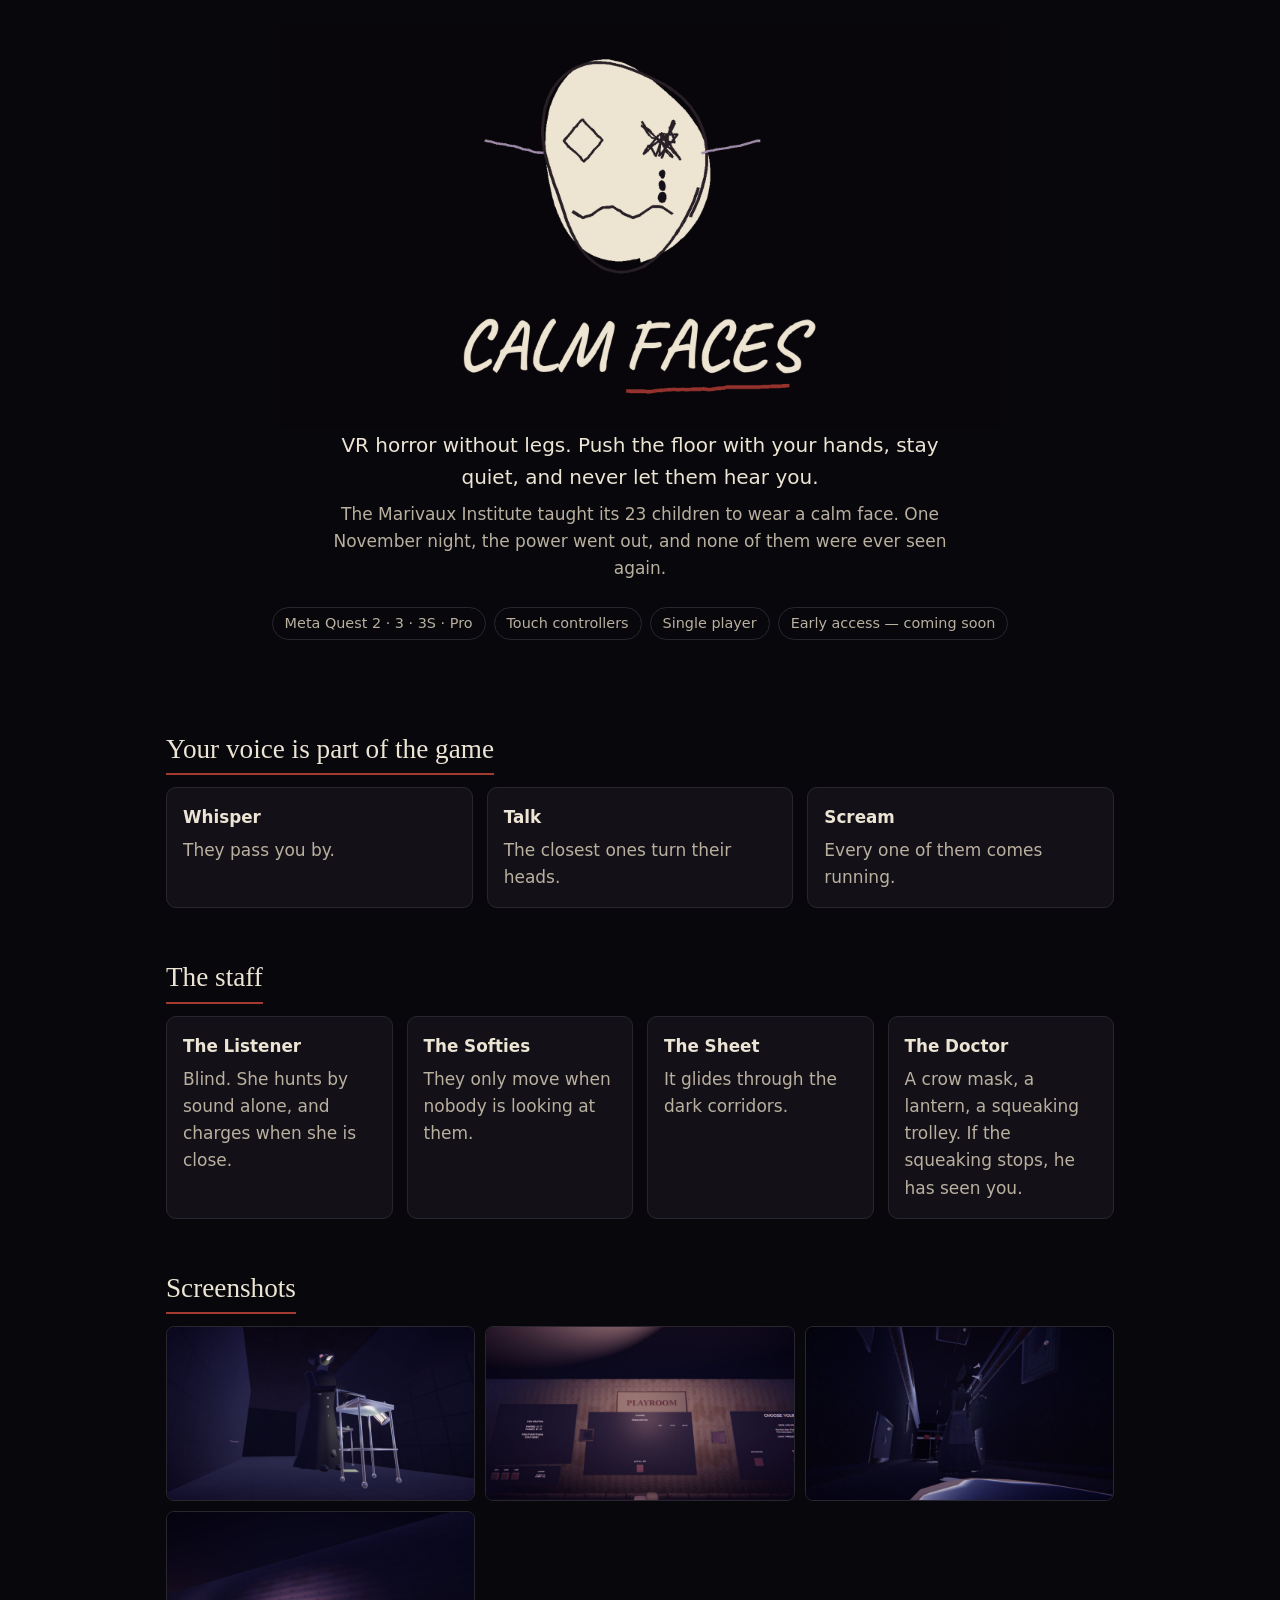
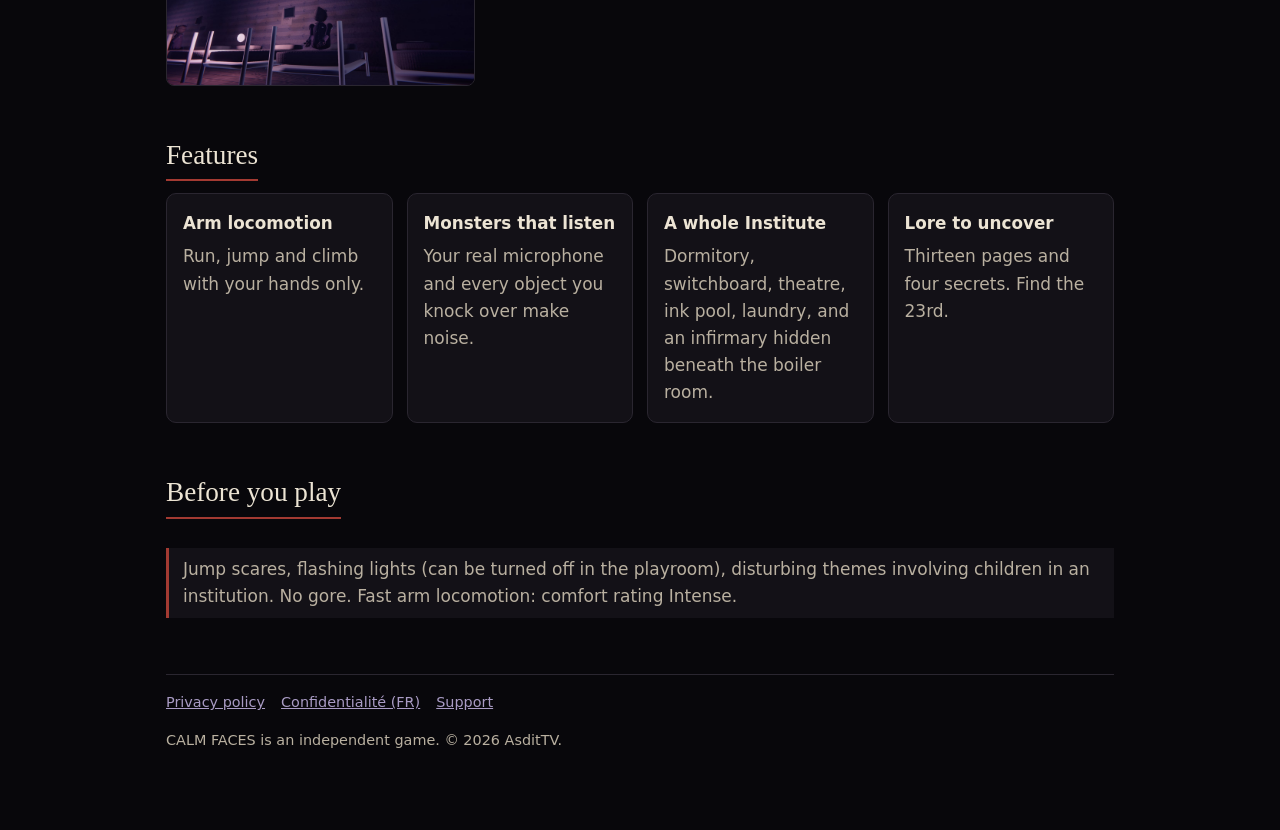
<file: index.html>
<!doctype html>
<html lang="en">
<head>
  <meta charset="utf-8">
  <meta name="viewport" content="width=device-width, initial-scale=1">
  <title>CALM FACES — VR horror without legs</title>
  <meta name="description" content="CALM FACES is a VR horror game for Meta Quest. Push the floor with your hands, stay quiet, and never let them hear you.">
  <meta property="og:title" content="CALM FACES">
  <meta property="og:description" content="VR horror without legs. Your real voice feeds the monsters.">
  <meta property="og:image" content="img/logo_banniere.png">
  <link rel="icon" href="img/icone.png">
  <link rel="stylesheet" href="style.css">
</head>
<body>
<div class="page">
  <header class="hero">
    <img src="img/logo_banniere.png" alt="CALM FACES logo: a child's drawing of a pale face with one crossed-out eye" width="1920" height="1080">
    <p class="tagline">VR horror without legs. Push the floor with your hands, stay quiet, and never let them hear you.</p>
    <p class="sous">The Marivaux Institute taught its 23 children to wear a calm face. One November night, the power went out, and none of them were ever seen again.</p>
    <div class="badges">
      <span class="badge">Meta Quest 2 · 3 · 3S · Pro</span>
      <span class="badge">Touch controllers</span>
      <span class="badge">Single player</span>
      <span class="badge">Early access — coming soon</span>
    </div>
  </header>

  <h2>Your voice is part of the game</h2>
  <div class="grille">
    <div class="carte"><h3>Whisper</h3><p>They pass you by.</p></div>
    <div class="carte"><h3>Talk</h3><p>The closest ones turn their heads.</p></div>
    <div class="carte"><h3>Scream</h3><p>Every one of them comes running.</p></div>
  </div>

  <h2>The staff</h2>
  <div class="grille">
    <div class="carte"><h3>The Listener</h3><p>Blind. She hunts by sound alone, and charges when she is close.</p></div>
    <div class="carte"><h3>The Softies</h3><p>They only move when nobody is looking at them.</p></div>
    <div class="carte"><h3>The Sheet</h3><p>It glides through the dark corridors.</p></div>
    <div class="carte"><h3>The Doctor</h3><p>A crow mask, a lantern, a squeaking trolley. If the squeaking stops, he has seen you.</p></div>
  </div>

  <h2>Screenshots</h2>
  <div class="captures">
    <img src="img/shot1.jpg" alt="The Doctor pushing his instrument trolley down an infirmary corridor" loading="lazy">
    <img src="img/shot2.jpg" alt="The playroom, the only safe place in the Institute" loading="lazy">
    <img src="img/shot3.jpg" alt="A dark corridor of the Institute" loading="lazy">
    <img src="img/shot4.jpg" alt="The underground infirmary ward" loading="lazy">
  </div>

  <h2>Features</h2>
  <div class="grille">
    <div class="carte"><h3>Arm locomotion</h3><p>Run, jump and climb with your hands only.</p></div>
    <div class="carte"><h3>Monsters that listen</h3><p>Your real microphone and every object you knock over make noise.</p></div>
    <div class="carte"><h3>A whole Institute</h3><p>Dormitory, switchboard, theatre, ink pool, laundry, and an infirmary hidden beneath the boiler room.</p></div>
    <div class="carte"><h3>Lore to uncover</h3><p>Thirteen pages and four secrets. Find the 23rd.</p></div>
  </div>

  <h2>Before you play</h2>
  <p class="avert">Jump scares, flashing lights (can be turned off in the playroom), disturbing themes involving children in an institution. No gore. Fast arm locomotion: comfort rating Intense.</p>

  <footer>
    <nav><a href="privacy.html">Privacy policy</a><a href="privacy.html#fr">Confidentialité (FR)</a><a href="mailto:contact.calmfaces@proton.me">Support</a></nav>
    <p>CALM FACES is an independent game. © 2026 AsditTV.</p>
  </footer>
</div>
</body>
</html>
</file>
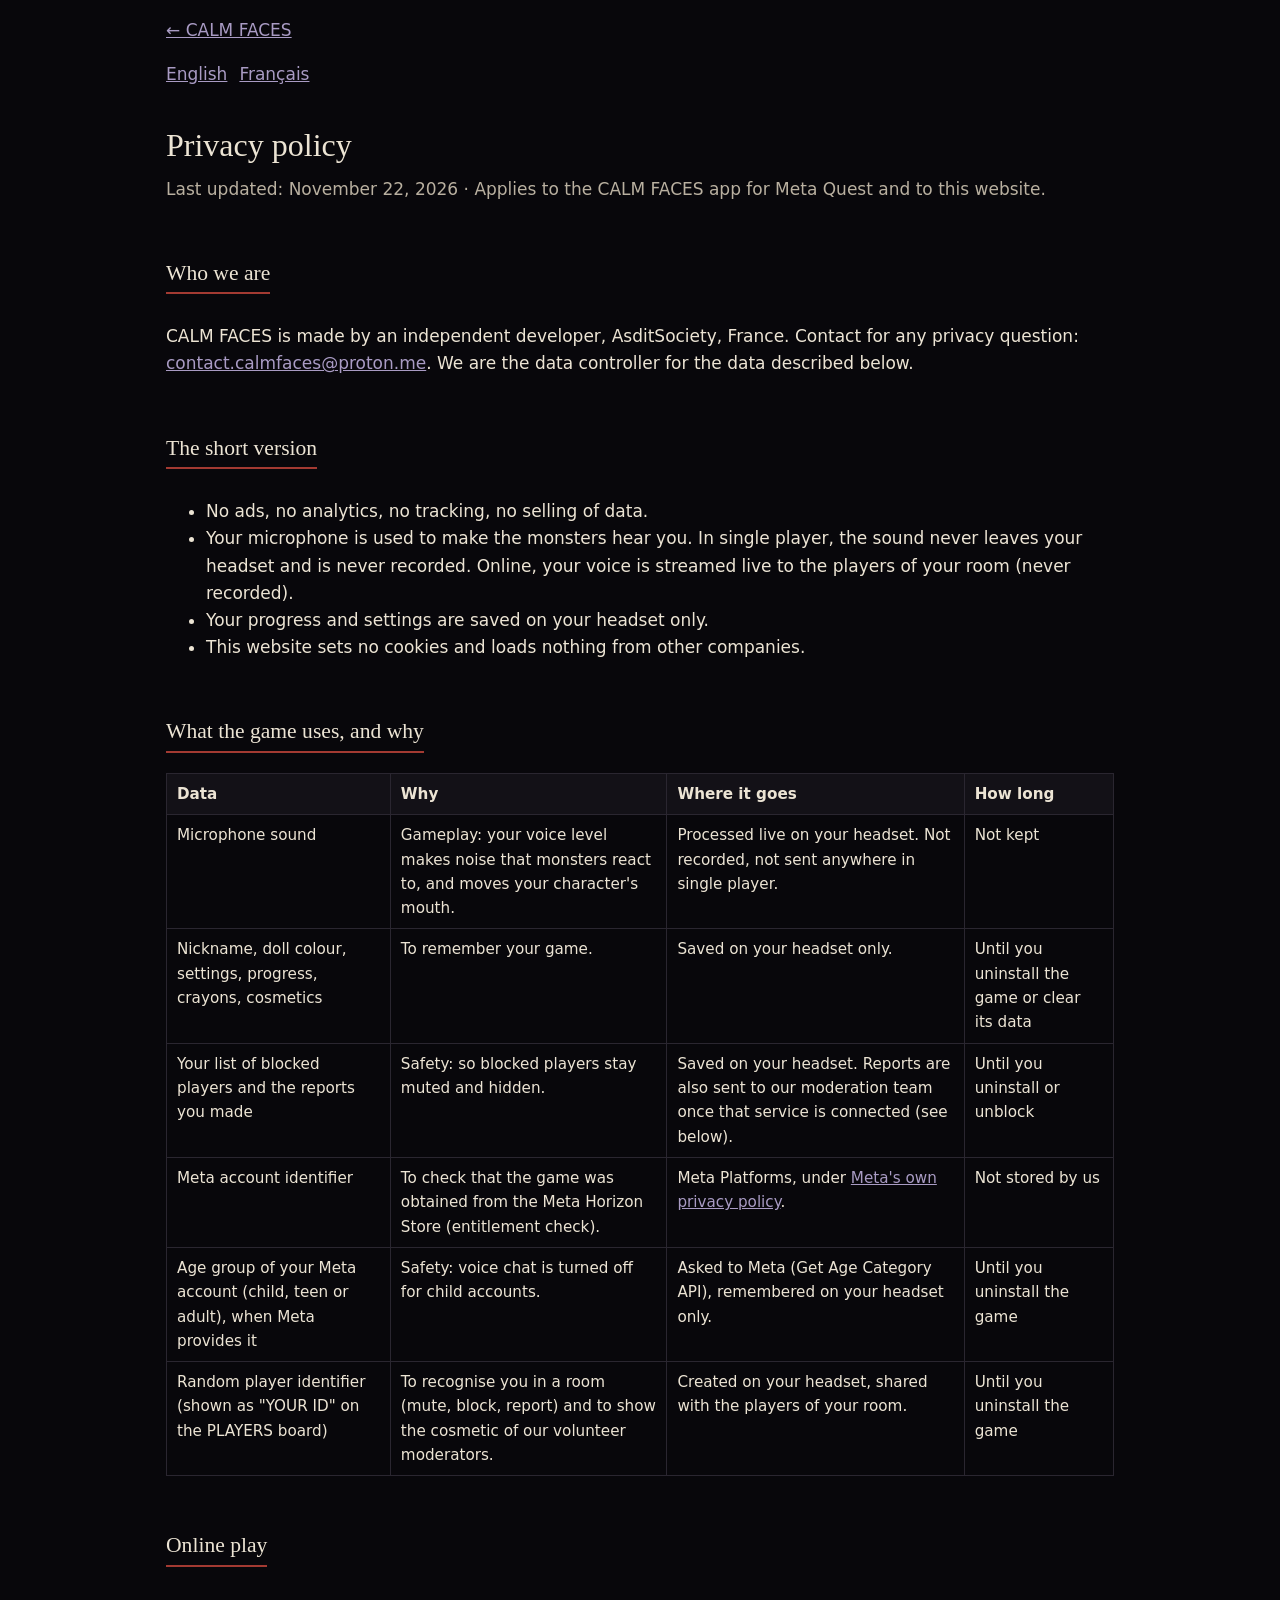
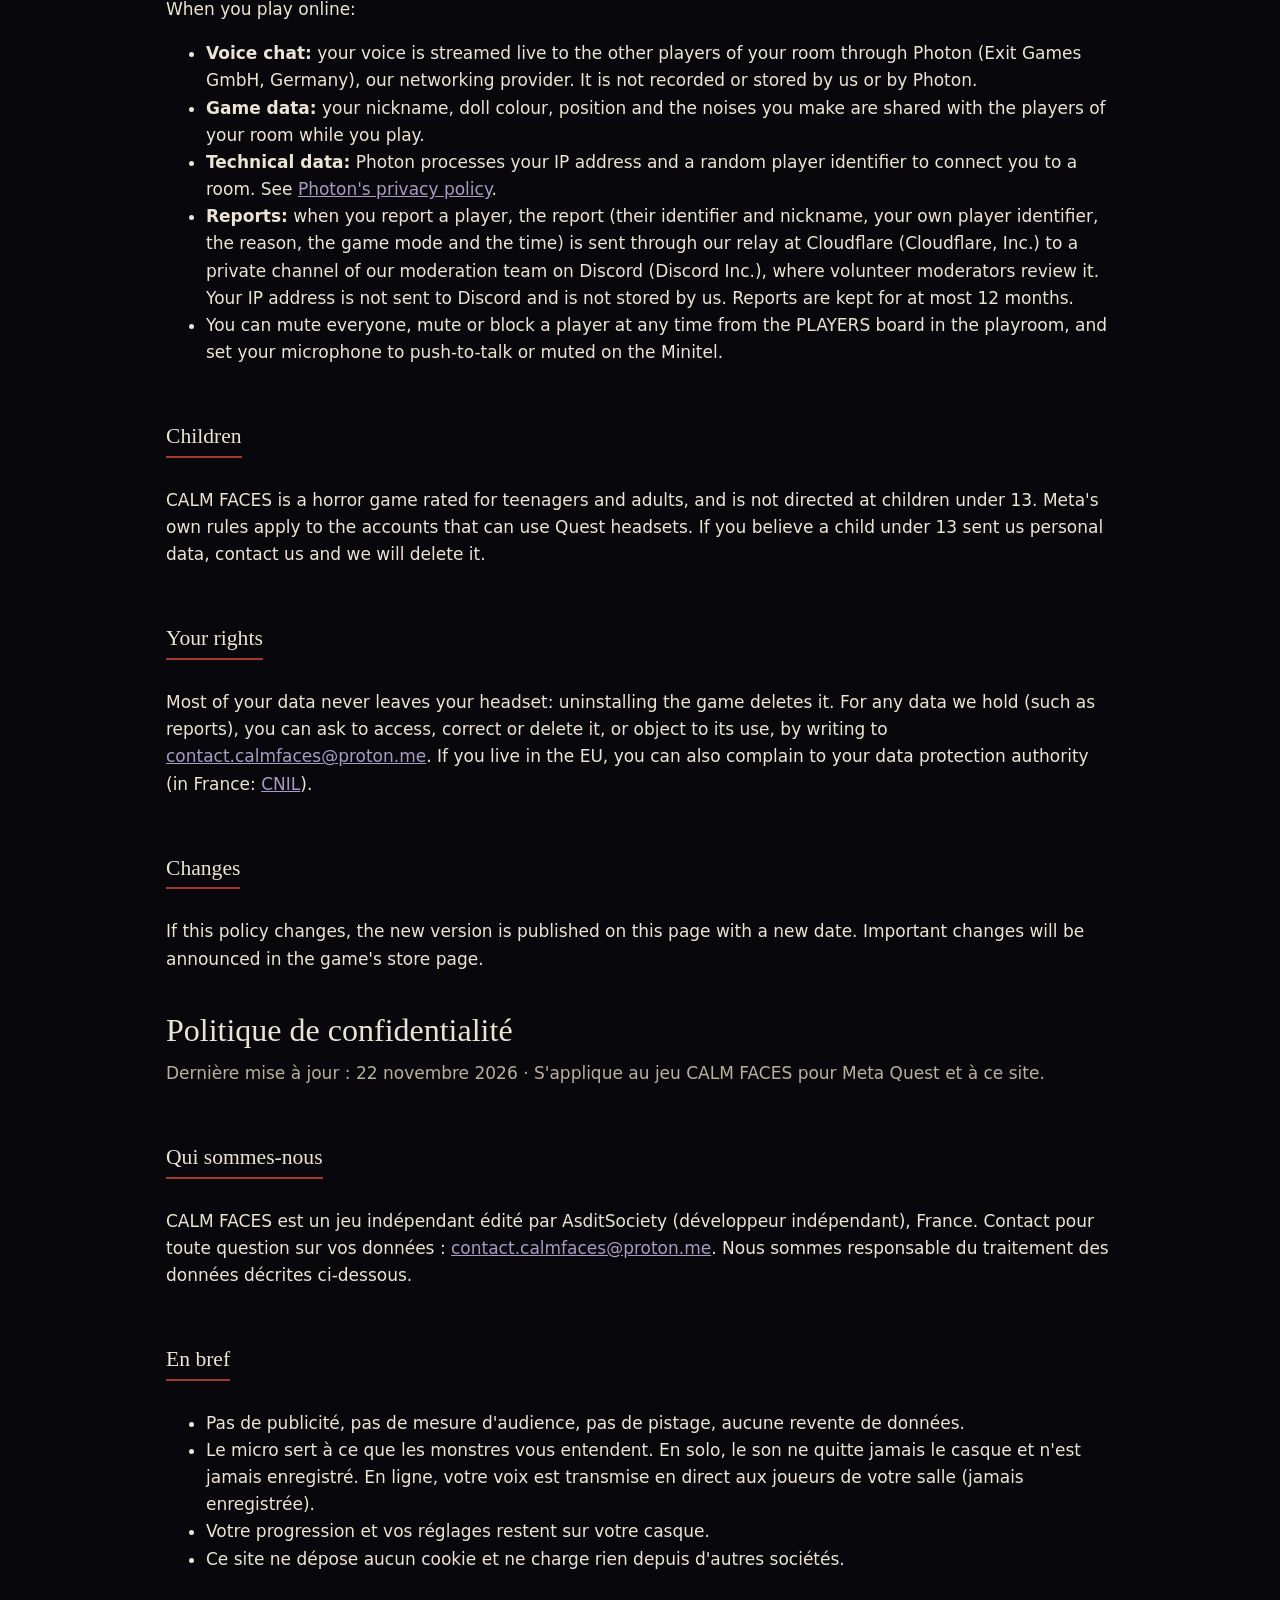
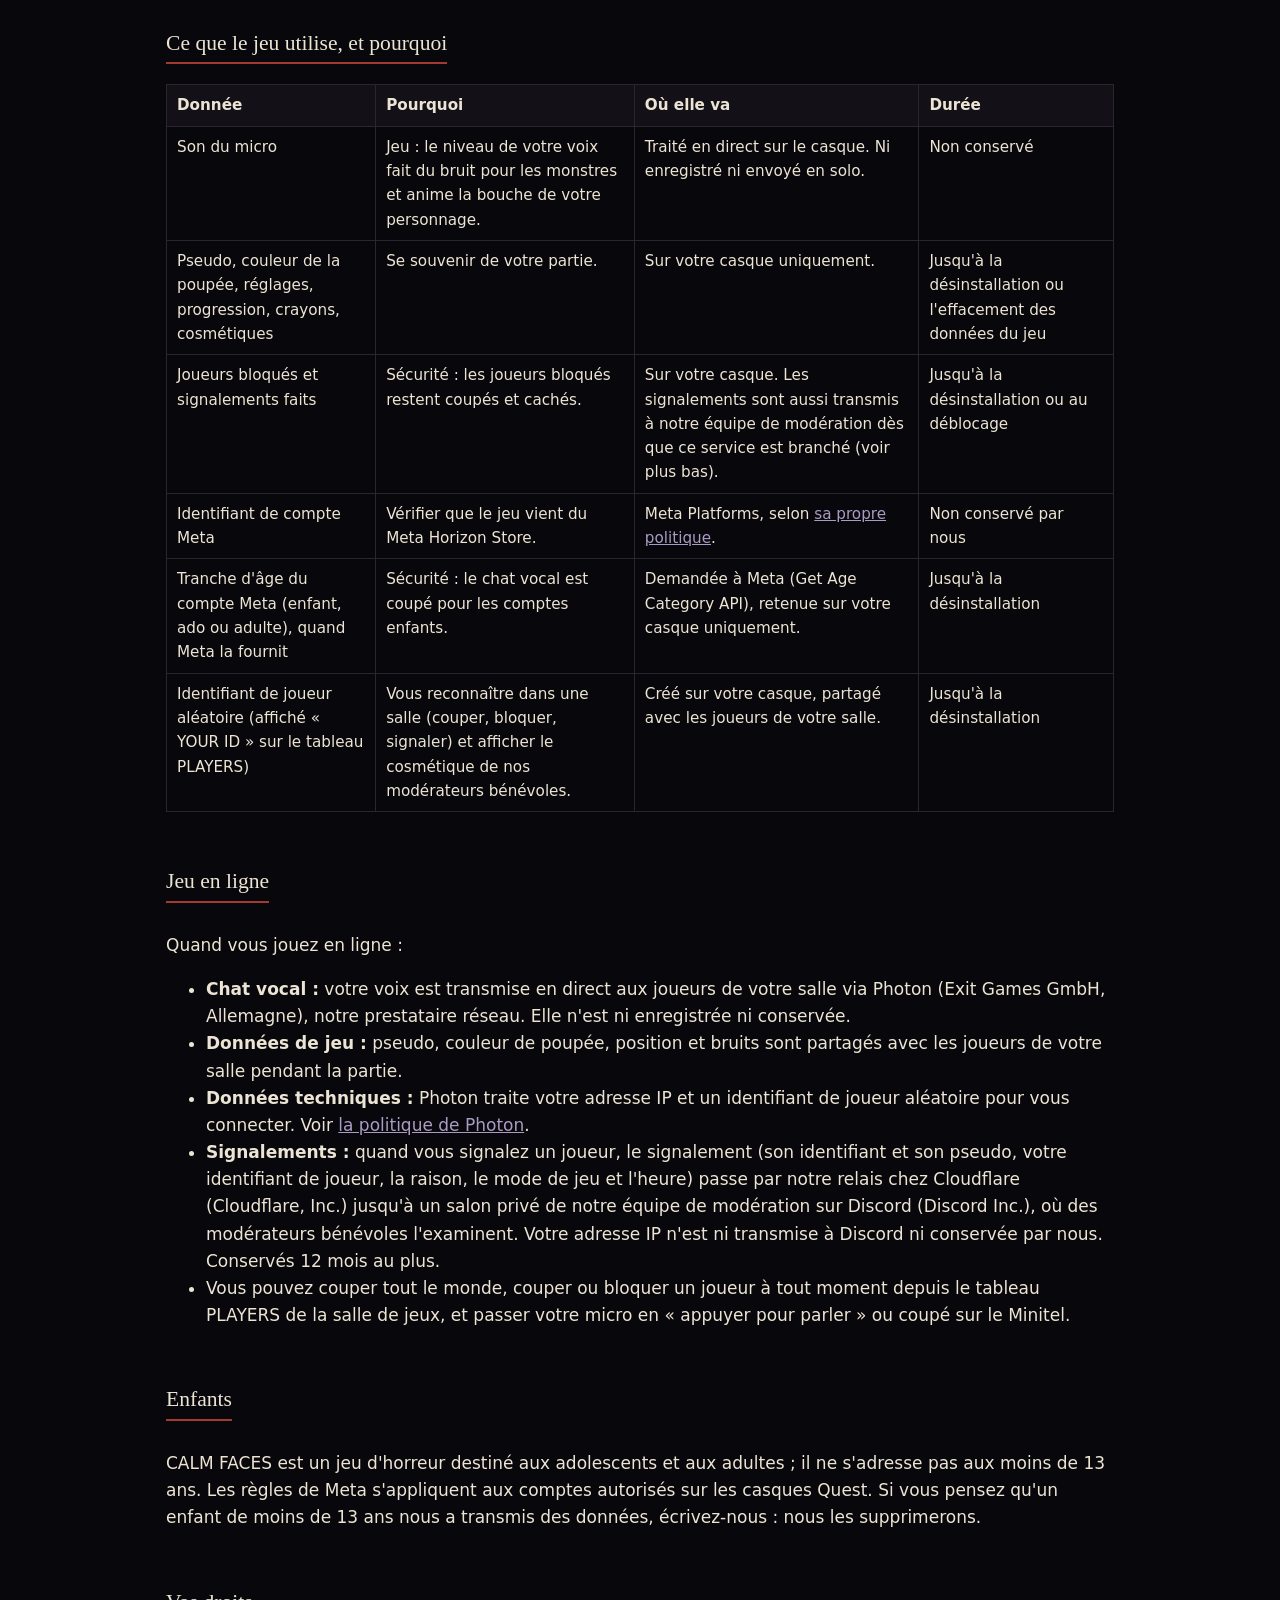
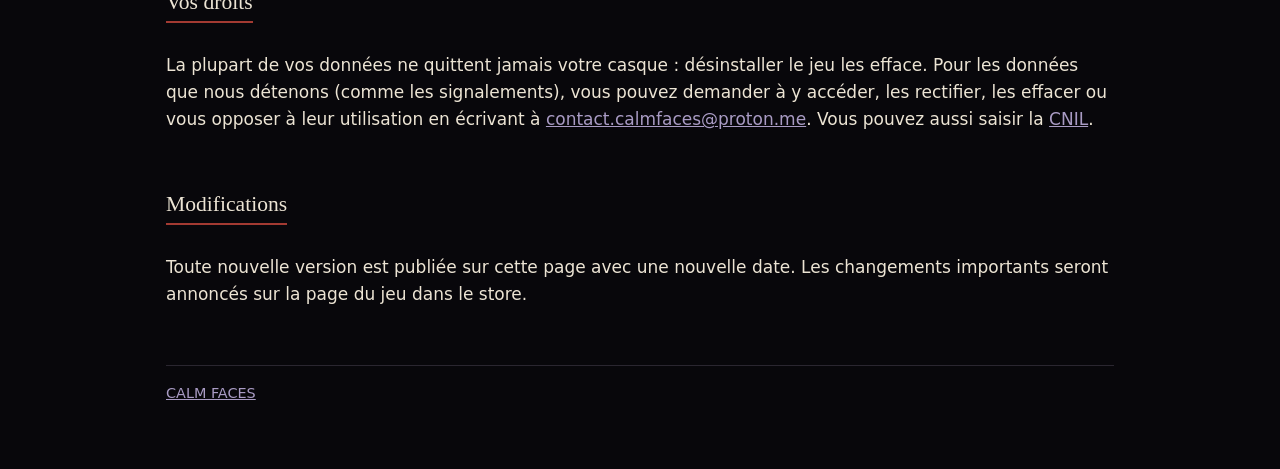
<file: privacy.html>
<!doctype html>
<html lang="en">
<head>
  <meta charset="utf-8">
  <meta name="viewport" content="width=device-width, initial-scale=1">
  <title>CALM FACES — Privacy policy</title>
  <meta name="description" content="Privacy policy of the VR game CALM FACES.">
  <link rel="icon" href="img/icone.png">
  <link rel="stylesheet" href="style.css">
</head>
<body>
<div class="page doc">
  <p><a href="index.html">← CALM FACES</a></p>
  <div class="lang"><a href="#en">English</a><a href="#fr">Français</a></div>

  <section id="en">
    <h1>Privacy policy</h1>
    <p class="maj">Last updated: November 22, 2026 · Applies to the CALM FACES app for Meta Quest and to this website.</p>

    <h2>Who we are</h2>
    <p>CALM FACES is made by an independent developer, AsditSociety,
       France. Contact for any privacy question: <a href="mailto:contact.calmfaces@proton.me">contact.calmfaces@proton.me</a>.
       We are the data controller for the data described below.</p>

    <h2>The short version</h2>
    <ul>
      <li>No ads, no analytics, no tracking, no selling of data.</li>
      <li>Your microphone is used to make the monsters hear you. In single player, the sound never leaves your headset and is never recorded. Online, your voice is streamed live to the players of your room (never recorded).</li>
      <li>Your progress and settings are saved on your headset only.</li>
      <li>This website sets no cookies and loads nothing from other companies.</li>
    </ul>

    <h2>What the game uses, and why</h2>
    <table>
      <tr><th>Data</th><th>Why</th><th>Where it goes</th><th>How long</th></tr>
      <tr><td>Microphone sound</td><td>Gameplay: your voice level makes noise that monsters react to, and moves your character's mouth.</td><td>Processed live on your headset. Not recorded, not sent anywhere in single player.</td><td>Not kept</td></tr>
      <tr><td>Nickname, doll colour, settings, progress, crayons, cosmetics</td><td>To remember your game.</td><td>Saved on your headset only.</td><td>Until you uninstall the game or clear its data</td></tr>
      <tr><td>Your list of blocked players and the reports you made</td><td>Safety: so blocked players stay muted and hidden.</td><td>Saved on your headset. Reports are also sent to our moderation team once that service is connected (see below).</td><td>Until you uninstall or unblock</td></tr>
      <tr><td>Meta account identifier</td><td>To check that the game was obtained from the Meta Horizon Store (entitlement check).</td><td>Meta Platforms, under <a href="https://www.meta.com/legal/privacy-policy/">Meta's own privacy policy</a>.</td><td>Not stored by us</td></tr>
      <tr><td>Age group of your Meta account (child, teen or adult), when Meta provides it</td><td>Safety: voice chat is turned off for child accounts.</td><td>Asked to Meta (Get Age Category API), remembered on your headset only.</td><td>Until you uninstall the game</td></tr>
      <tr><td>Random player identifier (shown as "YOUR ID" on the PLAYERS board)</td><td>To recognise you in a room (mute, block, report) and to show the cosmetic of our volunteer moderators.</td><td>Created on your headset, shared with the players of your room.</td><td>Until you uninstall the game</td></tr>
    </table>

    <h2>Online play</h2>
    <p>When you play online:</p>
    <ul>
      <li><strong>Voice chat:</strong> your voice is streamed live to the other players of your room through Photon (Exit Games GmbH, Germany), our networking provider. It is not recorded or stored by us or by Photon.</li>
      <li><strong>Game data:</strong> your nickname, doll colour, position and the noises you make are shared with the players of your room while you play.</li>
      <li><strong>Technical data:</strong> Photon processes your IP address and a random player identifier to connect you to a room. See <a href="https://www.photonengine.com/privacy">Photon's privacy policy</a>.</li>
      <li><strong>Reports:</strong> when you report a player, the report (their identifier and nickname, your own player identifier, the reason, the game mode and the time) is sent through our relay at Cloudflare (Cloudflare, Inc.) to a private channel of our moderation team on Discord (Discord Inc.), where volunteer moderators review it. Your IP address is not sent to Discord and is not stored by us. Reports are kept for at most 12 months.</li>
      <li>You can mute everyone, mute or block a player at any time from the PLAYERS board in the playroom, and set your microphone to push-to-talk or muted on the Minitel.</li>
    </ul>

    <h2>Children</h2>
    <p>CALM FACES is a horror game rated for teenagers and adults, and is not directed at children under 13. Meta's own rules apply to the accounts that can use Quest headsets. If you believe a child under 13 sent us personal data, contact us and we will delete it.</p>

    <h2>Your rights</h2>
    <p>Most of your data never leaves your headset: uninstalling the game deletes it. For any data we hold (such as reports), you can ask to access, correct or delete it, or object to its use, by writing to <a href="mailto:contact.calmfaces@proton.me">contact.calmfaces@proton.me</a>. If you live in the EU, you can also complain to your data protection authority (in France: <a href="https://www.cnil.fr/">CNIL</a>).</p>

    <h2>Changes</h2>
    <p>If this policy changes, the new version is published on this page with a new date. Important changes will be announced in the game's store page.</p>
  </section>

  <section id="fr">
    <h1>Politique de confidentialité</h1>
    <p class="maj">Dernière mise à jour : 22 novembre 2026 · S'applique au jeu CALM FACES pour Meta Quest et à ce site.</p>

    <h2>Qui sommes-nous</h2>
    <p>CALM FACES est un jeu indépendant édité par AsditSociety (développeur indépendant),
       France. Contact pour toute question sur vos données : <a href="mailto:contact.calmfaces@proton.me">contact.calmfaces@proton.me</a>.
       Nous sommes responsable du traitement des données décrites ci-dessous.</p>

    <h2>En bref</h2>
    <ul>
      <li>Pas de publicité, pas de mesure d'audience, pas de pistage, aucune revente de données.</li>
      <li>Le micro sert à ce que les monstres vous entendent. En solo, le son ne quitte jamais le casque et n'est jamais enregistré. En ligne, votre voix est transmise en direct aux joueurs de votre salle (jamais enregistrée).</li>
      <li>Votre progression et vos réglages restent sur votre casque.</li>
      <li>Ce site ne dépose aucun cookie et ne charge rien depuis d'autres sociétés.</li>
    </ul>

    <h2>Ce que le jeu utilise, et pourquoi</h2>
    <table>
      <tr><th>Donnée</th><th>Pourquoi</th><th>Où elle va</th><th>Durée</th></tr>
      <tr><td>Son du micro</td><td>Jeu : le niveau de votre voix fait du bruit pour les monstres et anime la bouche de votre personnage.</td><td>Traité en direct sur le casque. Ni enregistré ni envoyé en solo.</td><td>Non conservé</td></tr>
      <tr><td>Pseudo, couleur de la poupée, réglages, progression, crayons, cosmétiques</td><td>Se souvenir de votre partie.</td><td>Sur votre casque uniquement.</td><td>Jusqu'à la désinstallation ou l'effacement des données du jeu</td></tr>
      <tr><td>Joueurs bloqués et signalements faits</td><td>Sécurité : les joueurs bloqués restent coupés et cachés.</td><td>Sur votre casque. Les signalements sont aussi transmis à notre équipe de modération dès que ce service est branché (voir plus bas).</td><td>Jusqu'à la désinstallation ou au déblocage</td></tr>
      <tr><td>Identifiant de compte Meta</td><td>Vérifier que le jeu vient du Meta Horizon Store.</td><td>Meta Platforms, selon <a href="https://www.meta.com/legal/privacy-policy/">sa propre politique</a>.</td><td>Non conservé par nous</td></tr>
      <tr><td>Tranche d'âge du compte Meta (enfant, ado ou adulte), quand Meta la fournit</td><td>Sécurité : le chat vocal est coupé pour les comptes enfants.</td><td>Demandée à Meta (Get Age Category API), retenue sur votre casque uniquement.</td><td>Jusqu'à la désinstallation</td></tr>
      <tr><td>Identifiant de joueur aléatoire (affiché « YOUR ID » sur le tableau PLAYERS)</td><td>Vous reconnaître dans une salle (couper, bloquer, signaler) et afficher le cosmétique de nos modérateurs bénévoles.</td><td>Créé sur votre casque, partagé avec les joueurs de votre salle.</td><td>Jusqu'à la désinstallation</td></tr>
    </table>

    <h2>Jeu en ligne</h2>
    <p>Quand vous jouez en ligne :</p>
    <ul>
      <li><strong>Chat vocal :</strong> votre voix est transmise en direct aux joueurs de votre salle via Photon (Exit Games GmbH, Allemagne), notre prestataire réseau. Elle n'est ni enregistrée ni conservée.</li>
      <li><strong>Données de jeu :</strong> pseudo, couleur de poupée, position et bruits sont partagés avec les joueurs de votre salle pendant la partie.</li>
      <li><strong>Données techniques :</strong> Photon traite votre adresse IP et un identifiant de joueur aléatoire pour vous connecter. Voir <a href="https://www.photonengine.com/privacy">la politique de Photon</a>.</li>
      <li><strong>Signalements :</strong> quand vous signalez un joueur, le signalement (son identifiant et son pseudo, votre identifiant de joueur, la raison, le mode de jeu et l'heure) passe par notre relais chez Cloudflare (Cloudflare, Inc.) jusqu'à un salon privé de notre équipe de modération sur Discord (Discord Inc.), où des modérateurs bénévoles l'examinent. Votre adresse IP n'est ni transmise à Discord ni conservée par nous. Conservés 12 mois au plus.</li>
      <li>Vous pouvez couper tout le monde, couper ou bloquer un joueur à tout moment depuis le tableau PLAYERS de la salle de jeux, et passer votre micro en « appuyer pour parler » ou coupé sur le Minitel.</li>
    </ul>

    <h2>Enfants</h2>
    <p>CALM FACES est un jeu d'horreur destiné aux adolescents et aux adultes ; il ne s'adresse pas aux moins de 13 ans. Les règles de Meta s'appliquent aux comptes autorisés sur les casques Quest. Si vous pensez qu'un enfant de moins de 13 ans nous a transmis des données, écrivez-nous : nous les supprimerons.</p>

    <h2>Vos droits</h2>
    <p>La plupart de vos données ne quittent jamais votre casque : désinstaller le jeu les efface. Pour les données que nous détenons (comme les signalements), vous pouvez demander à y accéder, les rectifier, les effacer ou vous opposer à leur utilisation en écrivant à <a href="mailto:contact.calmfaces@proton.me">contact.calmfaces@proton.me</a>. Vous pouvez aussi saisir la <a href="https://www.cnil.fr/">CNIL</a>.</p>

    <h2>Modifications</h2>
    <p>Toute nouvelle version est publiée sur cette page avec une nouvelle date. Les changements importants seront annoncés sur la page du jeu dans le store.</p>
  </section>

  <footer><nav><a href="index.html">CALM FACES</a></nav></footer>
</div>
</body>
</html>
</file>
<file: style.css>
/* CALM FACES — site du jeu. Aucune ressource externe (pas de police Google, pas de traceur) : rien ne part
   chez un tiers quand on visite la page, ce qui simplifie la politique de confidentialité. */
:root {
  --nuit: #08070b;
  --papier: #ece4d4;
  --papier-2: #b9b0a0;
  --encre: #a33a32;
  --lilas: #a99bc4;
  --carte: #131117;
  --trait: #2a2630;
}
* { box-sizing: border-box; }
html { background: var(--nuit); }
body {
  margin: 0;
  background: var(--nuit);
  color: var(--papier);
  font: 17px/1.6 "Segoe UI", system-ui, -apple-system, Roboto, sans-serif;
}
a { color: var(--lilas); }
a:hover { color: var(--papier); }
.page { max-width: 980px; margin: 0 auto; padding: 0 16px 64px; }
header.hero { text-align: center; padding: 24px 0 8px; }
header.hero img { width: min(720px, 100%); height: auto; display: block; margin: 0 auto; }
.tagline { font-size: 1.25rem; color: var(--papier); margin: 0 auto 8px; max-width: 640px; }
.sous { color: var(--papier-2); margin: 0 auto 24px; max-width: 640px; }
.badges { display: flex; flex-wrap: wrap; gap: 8px; justify-content: center; margin-bottom: 32px; }
.badge { border: 1px solid var(--trait); border-radius: 999px; padding: 4px 12px; font-size: .9rem; color: var(--papier-2); }
h2 { font-family: Georgia, "Times New Roman", serif; font-weight: normal; font-size: 1.7rem; margin: 48px 0 12px;
     border-bottom: 2px solid var(--encre); display: inline-block; padding-bottom: 2px; }
h3 { margin: 0 0 6px; font-size: 1.05rem; }
.grille { display: grid; gap: 14px; grid-template-columns: repeat(auto-fit, minmax(220px, 1fr)); }
.carte { background: var(--carte); border: 1px solid var(--trait); border-radius: 10px; padding: 16px; }
.carte p { margin: 0; color: var(--papier-2); }
.captures { display: grid; gap: 10px; grid-template-columns: repeat(auto-fit, minmax(280px, 1fr)); }
.captures img { width: 100%; height: auto; border-radius: 8px; border: 1px solid var(--trait); display: block; }
.avert { border-left: 3px solid var(--encre); padding: 8px 14px; background: var(--carte); color: var(--papier-2); }
footer { margin-top: 56px; padding-top: 16px; border-top: 1px solid var(--trait); color: var(--papier-2); font-size: .9rem; }
footer nav a { margin-right: 16px; }
/* politique de confidentialité */
.doc h1 { font-family: Georgia, serif; font-weight: normal; font-size: 2rem; margin: 32px 0 4px; }
.doc .maj { color: var(--papier-2); margin-top: 0; }
.doc h2 { font-size: 1.35rem; margin-top: 36px; }
.doc table { border-collapse: collapse; width: 100%; margin: 8px 0 16px; font-size: .95rem; }
.doc th, .doc td { border: 1px solid var(--trait); padding: 8px 10px; text-align: left; vertical-align: top; }
.doc th { background: var(--carte); }
.lang { display: flex; gap: 12px; margin: 16px 0; }
.a-remplir { background: #3a2a10; color: #f3d7a0; padding: 0 4px; border-radius: 3px; }
@media (max-width: 600px) {
  body { font-size: 16px; }
  .doc table { display: block; overflow-x: auto; }
}
</file>
